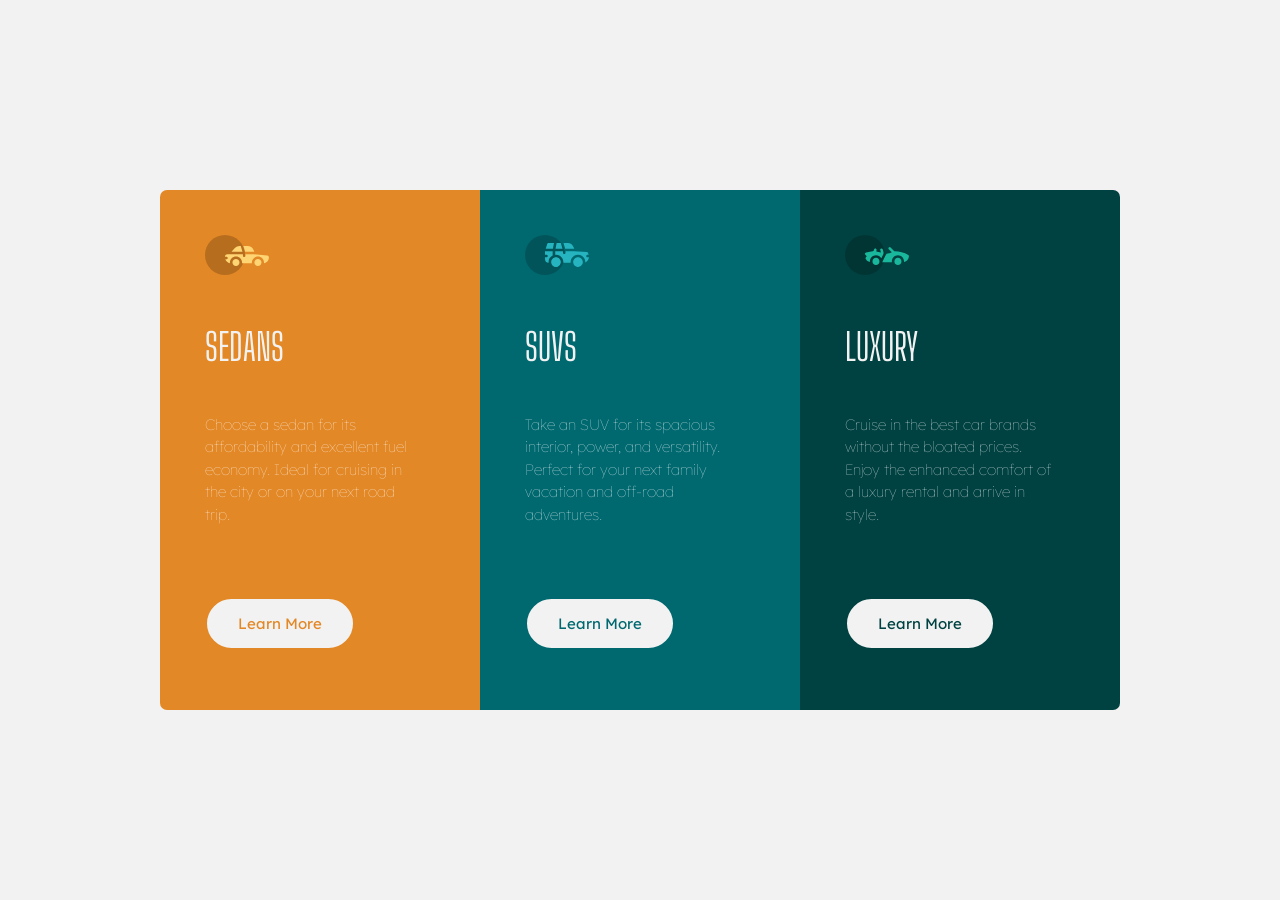
<file: 3-column-preview-card-component-main/index.html>
<!DOCTYPE html>
<html lang="en">
  <head>
    <meta charset="UTF-8" />
    <meta name="viewport" content="width=device-width, initial-scale=1.0" />
    <!-- displays site properly based on user's device -->

    <link
      rel="icon"
      type="image/png"
      sizes="32x32"
      href="./images/favicon-32x32.png"
    />
    <link rel="preconnect" href="https://fonts.gstatic.com" />
    <link
      href="https://fonts.googleapis.com/css2?family=Big+Shoulders+Display:wght@700&family=Lexend+Deca&display=swap"
      rel="stylesheet"
    />
    <link rel="stylesheet" href="css/style.css" />

    <title>Frontend Mentor | 3-column preview card component</title>
  </head>
  <body>
    <div class="container">
      <div class="card card--sedans">
        <div class="card__icon">
          <img src="images/icon-sedans.svg" alt="Sedan car icon" />
        </div>
        <div class="card__heading">Sedans</div>
        <div class="card__content">
          Choose a sedan for its affordability and excellent fuel economy. Ideal
          for cruising in the city or on your next road trip.
        </div>
        <div class="card__action">
          <button>Learn More</button>
        </div>
      </div>
      <div class="card card--suvs">
        <div class="card__icon">
          <img src="images/icon-suvs.svg" alt="SUV card icon" />
        </div>
        <div class="card__heading">SUVs</div>
        <div class="card__content">
          Take an SUV for its spacious interior, power, and versatility. Perfect
          for your next family vacation and off-road adventures.
        </div>
        <div class="card__action">
          <button>Learn More</button>
        </div>
      </div>
      <div class="card card--luxury">
        <div class="card__icon">
          <img src="images/icon-luxury.svg" alt="luxury car icon" />
        </div>
        <div class="card__heading">Luxury</div>
        <div class="card__content">
          Cruise in the best car brands without the bloated prices. Enjoy the
          enhanced comfort of a luxury rental and arrive in style.
        </div>
        <div class="card__action">
          <button>Learn More</button>
        </div>
      </div>
    </div>
  </body>
</html>
</file>
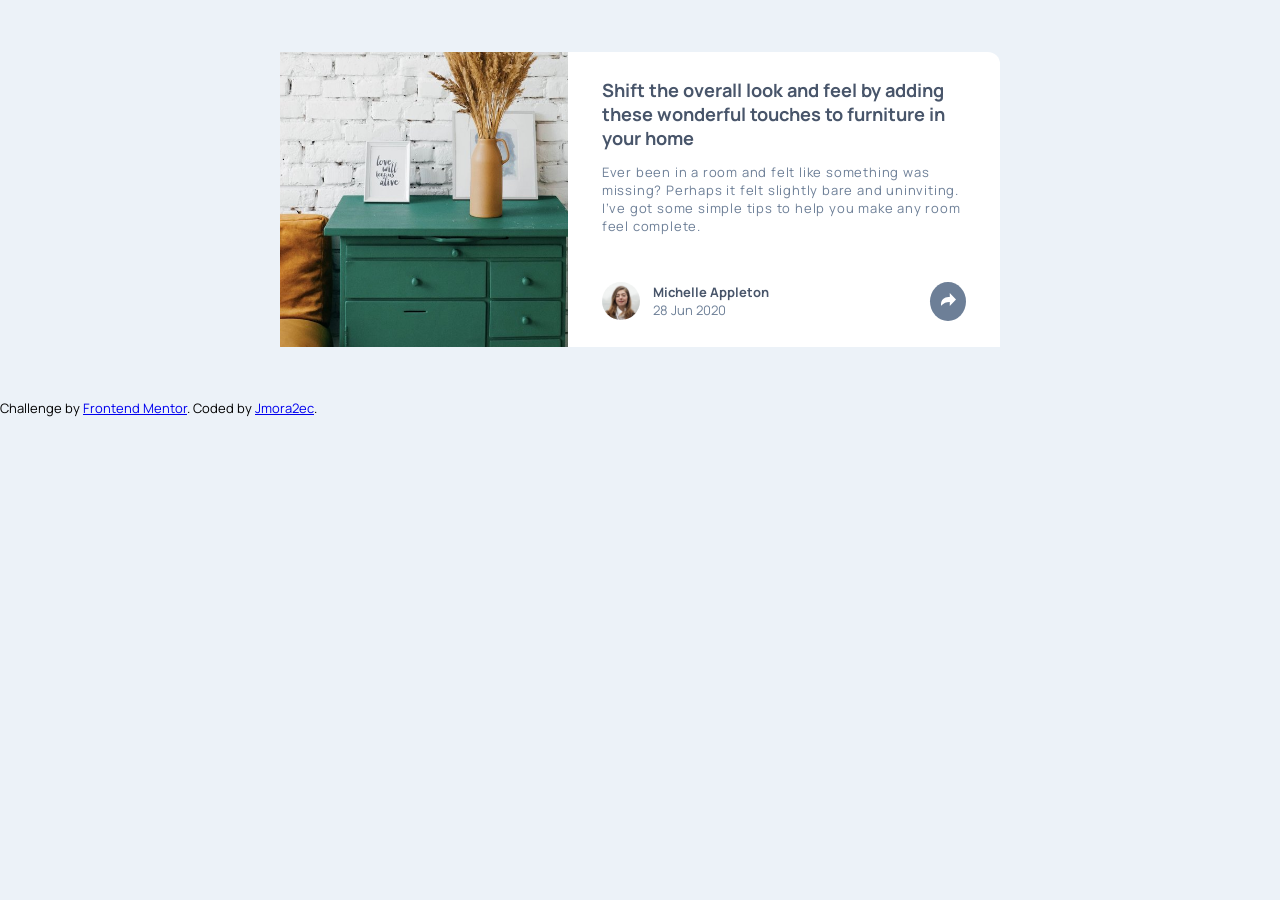
<file: article-preview-component-master/index.html>
<!DOCTYPE html>
<html lang="en">
  <head>
    <meta charset="UTF-8" />
    <meta name="viewport" content="width=device-width, initial-scale=1.0" />
    <!-- displays site properly based on user's device -->

    <link
      rel="icon"
      type="image/png"
      sizes="32x32"
      href="./images/favicon-32x32.png"
    />

    <title>Frontend Mentor | Article preview component</title>
    <link rel="stylesheet" href="style.css" />
  </head>
  <body>
    <div>
      <div class="card">
        <div class="card-image">
          <img src="images/drawers.jpg" alt="" />
        </div>
        <div class="card-content">
          <div class="card-heading">
            Shift the overall look and feel by adding these wonderful touches to
            furniture in your home
          </div>
          <div class="card-body">
            Ever been in a room and felt like something was missing? Perhaps it
            felt slightly bare and uninviting. I’ve got some simple tips to help
            you make any room feel complete.
          </div>
          <div class="card-footer" id="card-footer">
            <div class="footer-content" id="footer-content">
              <img src="images/avatar-michelle.jpg" alt="" />
              <div>
                <div>Michelle Appleton</div>
                <div>28 Jun 2020</div>
              </div>
            </div>

            <div class="tooltip-mobile" id="tooltip-mobile">
              <div class="text-spaced">SHARE</div>
              <ul>
                <li><img src="images/icon-facebook.svg" alt="" /></li>
                <li><img src="images/icon-twitter.svg" alt="" /></li>
                <li><img src="images/icon-pinterest.svg" alt="" /></li>
              </ul>
            </div>

            <div class="icon-share icon-dark" id="icon-share">
              <div class="tooltip-desktop" id="tooltip-desktop">
                <div class="text-spaced">SHARE</div>
                <ul>
                  <li><img src="images/icon-facebook.svg" alt="" /></li>
                  <li><img src="images/icon-twitter.svg" alt="" /></li>
                  <li><img src="images/icon-pinterest.svg" alt="" /></li>
                </ul>
              </div>
  
              <svg xmlns="http://www.w3.org/2000/svg" width="15" height="13">
                <path
                  fill="#6E8098"
                  d="M15 6.495L8.766.014V3.88H7.441C3.33 3.88 0 7.039 0 10.936v2.049l.589-.612C2.59 10.294 5.422 9.11 8.39 9.11h.375v3.867L15 6.495z"
                />
              </svg>
         
            </div>
          </div>
        </div>
      </div>
    </div>

    <script src="main.js"></script>
    <div class="attribution">
      Challenge by
      <a href="https://www.frontendmentor.io?ref=challenge" target="_blank"
        >Frontend Mentor</a
      >. Coded by <a href="#">Jmora2ec</a>.
    </div>
  </body>
</html>
</file>
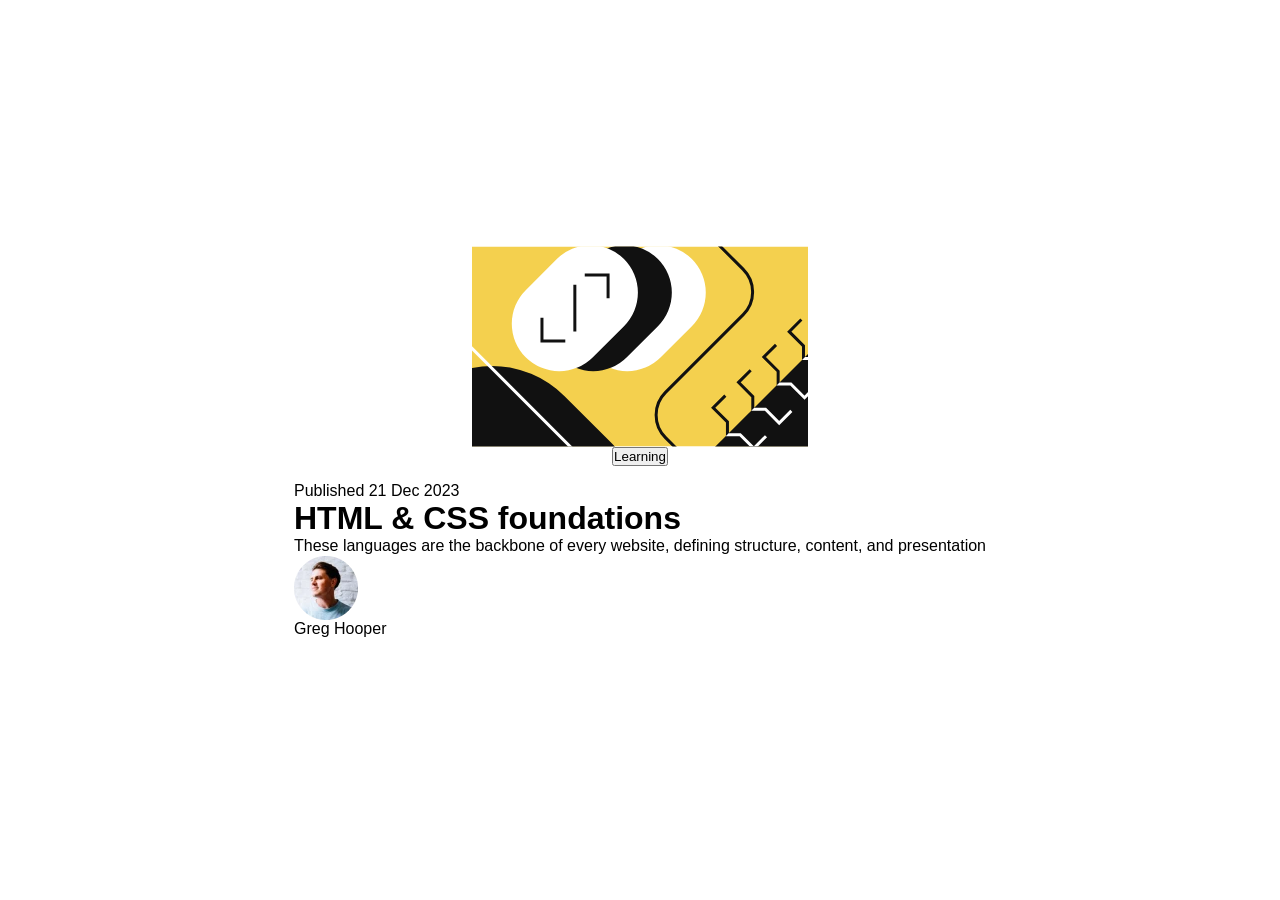
<file: blog-preview-card-main/index.html>
<!DOCTYPE html>
<html lang="en">
  <head>
    <meta charset="UTF-8" />
    <meta
      name="viewport"
      content="width=device-width, initial-scale=1.0"
    />
    <!-- displays site properly based on user's device -->

    <link
      rel="icon"
      type="image/png"
      sizes="32x32"
      href="./assets/images/favicon-32x32.png"
    />
    <link
      rel="stylesheet"
      href="style.css"
    />

    <title>Frontend Mentor | Blog preview card</title>
  </head>
  <body>
    <main>
      <div class="wrapped">
        <div class="card">
          <div class="card__image">
            <img
              src="./assets/images/illustration-article.svg"
              alt="illustration of html code"
            />
          </div>
          <div class="card__action">
            <button>Learning</button>
          </div>
          <div class="card__content">
            <p class="date">Published 21 Dec 2023</p>
            <h1>HTML & CSS foundations</h1>
            <p>
              These languages are the backbone of every website, defining
              structure, content, and presentation
            </p>
            <div class="publisher">
              <img
                src="./assets/images/image-avatar.webp"
                alt="avatar of Greg Hooper"
              />
              <p class="publisher__name">Greg Hooper</p>
            </div>
          </div>
        </div>
      </div>
    </main>
  </body>
</html>
</file>
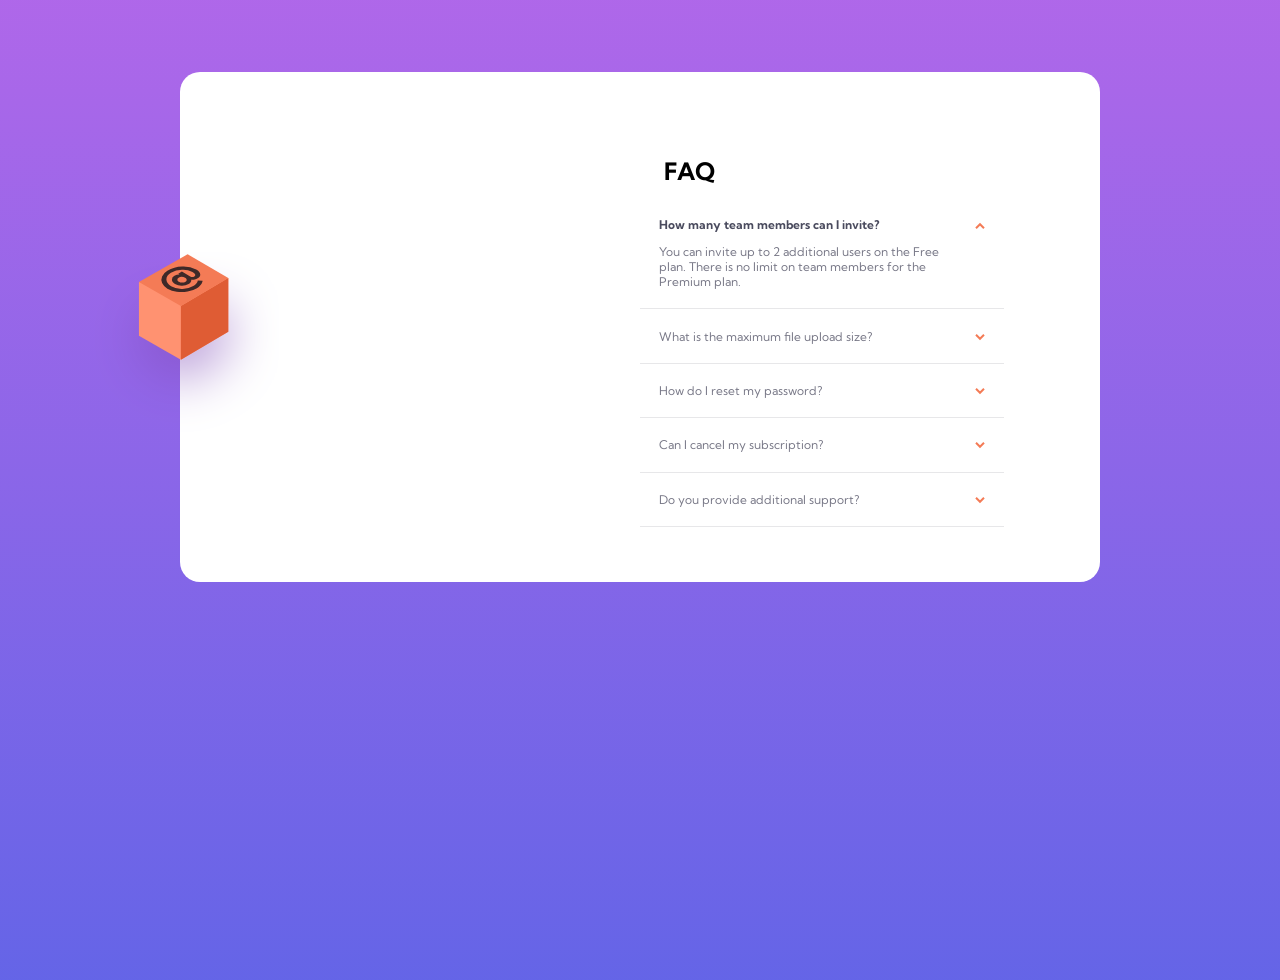
<file: faq-accordion-card-main/index.html>
<!DOCTYPE html>
<html lang="en">
  <head>
    <meta charset="UTF-8" />
    <meta name="viewport" content="width=device-width, initial-scale=1.0" />
    <!-- displays site properly based on user's device -->

    <link
      rel="icon"
      type="image/png"
      sizes="32x32"
      href="./images/favicon-32x32.png"
    />

    <title>Frontend Mentor | FAQ Accordion Card</title>
    <link rel="stylesheet" href="style.css" />

    <link rel="preconnect" href="https://fonts.googleapis.com" />
    <link rel="preconnect" href="https://fonts.gstatic.com" crossorigin />
    <link
      href="https://fonts.googleapis.com/css2?family=Kumbh+Sans:wght@400;700&display=swap"
      rel="stylesheet"
    />
  </head>
  <body>
    <main>
        <div class="card">
          <div class="card-image">
            <div class="top-image">
              <picture>
                <source
                  media="(max-width: 767px)"
                  srcset="images/illustration-woman-online-mobile.svg" />
                <source
                  media="(min-width: 768px)"
                  srcset="images/illustration-woman-online-desktop.svg" />
                <img
                  src="images/illustration-woman-online-mobile.svg"
                  alt="illustration women"
              /></picture>
            </div>
            <div class="top-image-shadow">
              <picture>
                <source
                  media="(max-width: 767px)"
                  srcset="images/bg-pattern-mobile.svg"
                />
                <source
                  media="(min-width:768px)"
                  srcset="images/bg-pattern-desktop.svg"
                />
                <img src="images/bg-pattern-mobile.svg" alt="illustration shadow" />
              </picture>
            </div>
          </div>
          <div class="box-image">
            <img src="images/illustration-box-desktop.svg" alt="" />
          </div>
          <div class="card-content">
            <h1 class="card-heading">FAQ</h1>
            <div class="collapsible collapsible-expanded">
              <div class="collapsible-head flex">
                How many team members can I invite?
                <span class="collapsible-icon"
                  ><img src="images/icon-arrow-down.svg" alt=""
                /></span>
              </div>
              <div class="collapsible-content flex">
                You can invite up to 2 additional users on the Free plan. There is
                no limit on team members for the Premium plan.
              </div>
            </div>
            <div class="collapsible">
              <div class="collapsible-head flex">
                What is the maximum file upload size?
                <span class="collapsible-icon"
                  ><img src="images/icon-arrow-down.svg" alt=""
                /></span>
              </div>
              <div class="collapsible-content">
                No more than 2GB. All files in your account must fit your allotted
                storage space.
              </div>
            </div>
            <div class="collapsible">
              <div class="collapsible-head flex">
                How do I reset my password?
                <span class="collapsible-icon"
                  ><img src="images/icon-arrow-down.svg" alt=""
                /></span>
              </div>
              <div class="collapsible-content">
                Click “Forgot password” from the login page or “Change password”
                from your profile page. A reset link will be emailed to you.
              </div>
            </div>
            <div class="collapsible">
              <div class="collapsible-head flex">
                Can I cancel my subscription?
                <span class="collapsible-icon"
                  ><img src="images/icon-arrow-down.svg" alt=""
                /></span>
              </div>
              <div class="collapsible-content">
                Yes! Send us a message and we’ll process your request no questions
                asked.
              </div>
            </div>
            <div class="collapsible">
              <div class="collapsible-head flex">
                Do you provide additional support?
                <span class="collapsible-icon"
                  ><img src="images/icon-arrow-down.svg" alt=""
                /></span>
              </div>
              <div class="collapsible-content">
                Chat and email support is available 24/7. Phone lines are open
                during normal business hours.
              </div>
            </div>
          </div>
        </div>
    </main>

    <script src="main.js"></script>
  </body>
</html>
</file>
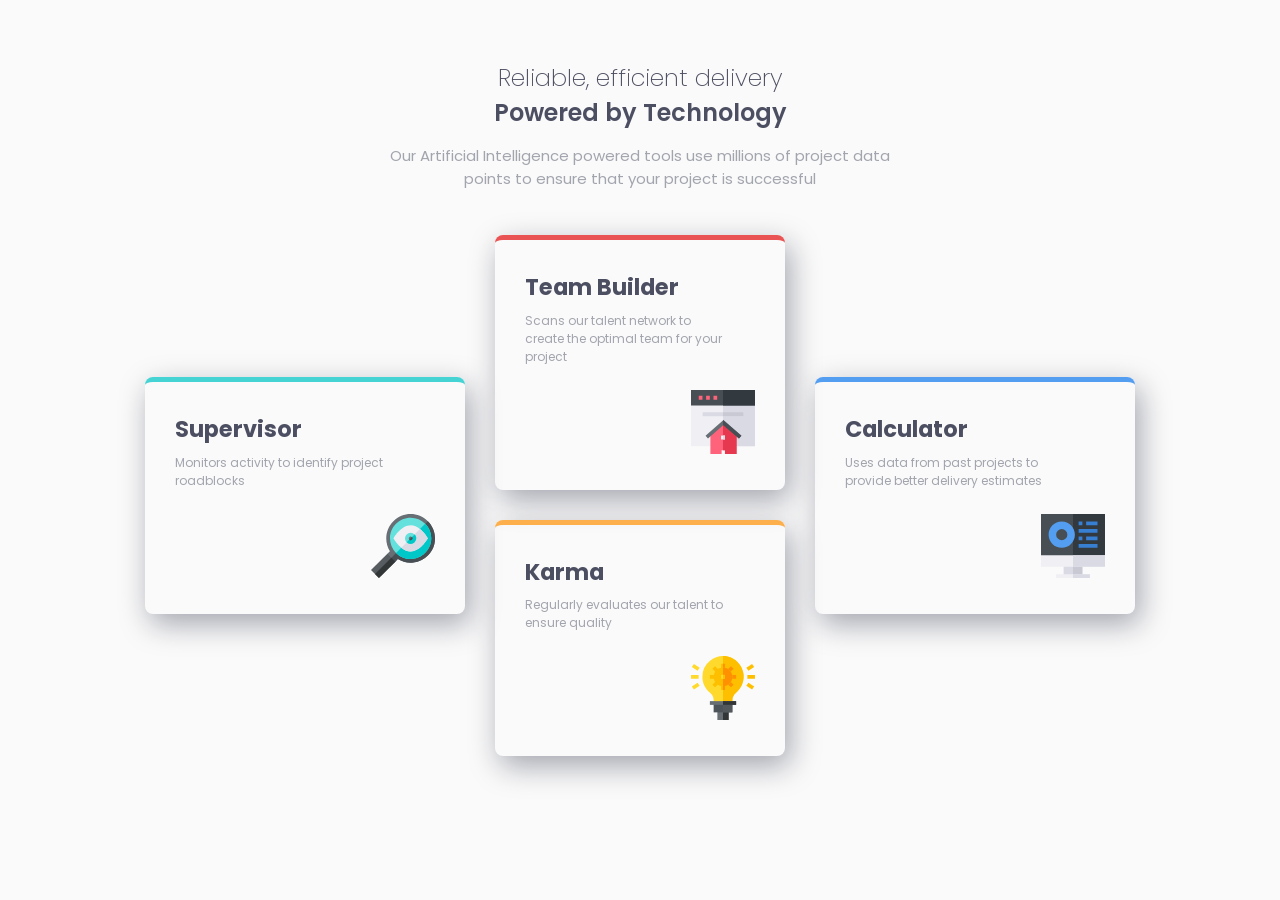
<file: four-card-feature-section-master/index.html>
<!DOCTYPE html>
<html lang="en">
  <head>
    <meta charset="UTF-8" />
    <meta name="viewport" content="width=device-width, initial-scale=1.0" />
    <!-- displays site properly based on user's device -->

    <link
      rel="icon"
      type="image/png"
      sizes="32x32"
      href="./images/favicon-32x32.png"
    />

    <title>Frontend Mentor | Four card feature section</title>
    <link rel="preconnect" href="https://fonts.googleapis.com" />
    <link rel="preconnect" href="https://fonts.gstatic.com" crossorigin />
    <link
      href="https://fonts.googleapis.com/css2?family=Poppins:wght@200;400;600&display=swap"
      rel="stylesheet"
    />
    <link rel="stylesheet" href="style.css" />
  </head>
  <body>
    <div class="container head">
      <h1>Reliable, efficient delivery</h1>
      <p class="sub-heading">Powered by Technology</p>
      <p class="text">
        Our Artificial Intelligence powered tools use millions of project data
        <br />
        points to ensure that your project is successful
      </p>
    </div>

    <div class="container cards">
      <div class="card border-top-cyan">
        <div class="card__heading"><h2>Supervisor</h2></div>
        <div class="card__content">
          Monitors activity to identify project roadblocks
        </div>
        <div class="card__img">
          <img src="images/icon-supervisor.svg" alt="" />
        </div>
      </div>

      <div class="group-cards">
        <div class="card border-top-red">
          <div class="card__heading"><h2>Team Builder</h2></div>
          <div class="card__content">
            Scans our talent network to create the optimal team for your project
          </div>
          <div class="card__img">
            <img src="images/icon-team-builder.svg" alt="" />
          </div>
        </div>
        <div class="card border-top-orange">
          <div class="card__heading"><h2>Karma</h2></div>
          <div class="card__content">
            Regularly evaluates our talent to ensure quality
          </div>
          <div class="card__img">
            <img src="images/icon-karma.svg" alt="" />
          </div>
        </div>
      </div>

      <div class="card border-top-blue">
        <div class="card__heading"><h2>Calculator</h2></div>
        <div class="card__content">
          Uses data from past projects to provide better delivery estimates
        </div>
        <div class="card__img">
          <img src="images/icon-calculator.svg" alt="" />
        </div>
      </div>
    </div>

    <!-- <footer>
    <p class="attribution">
      Challenge by <a href="https://www.frontendmentor.io?ref=challenge" target="_blank">Frontend Mentor</a>. 
      Coded by <a href="#">Your Name Here</a>.
    </p>
  </footer> -->
  </body>
</html>
</file>
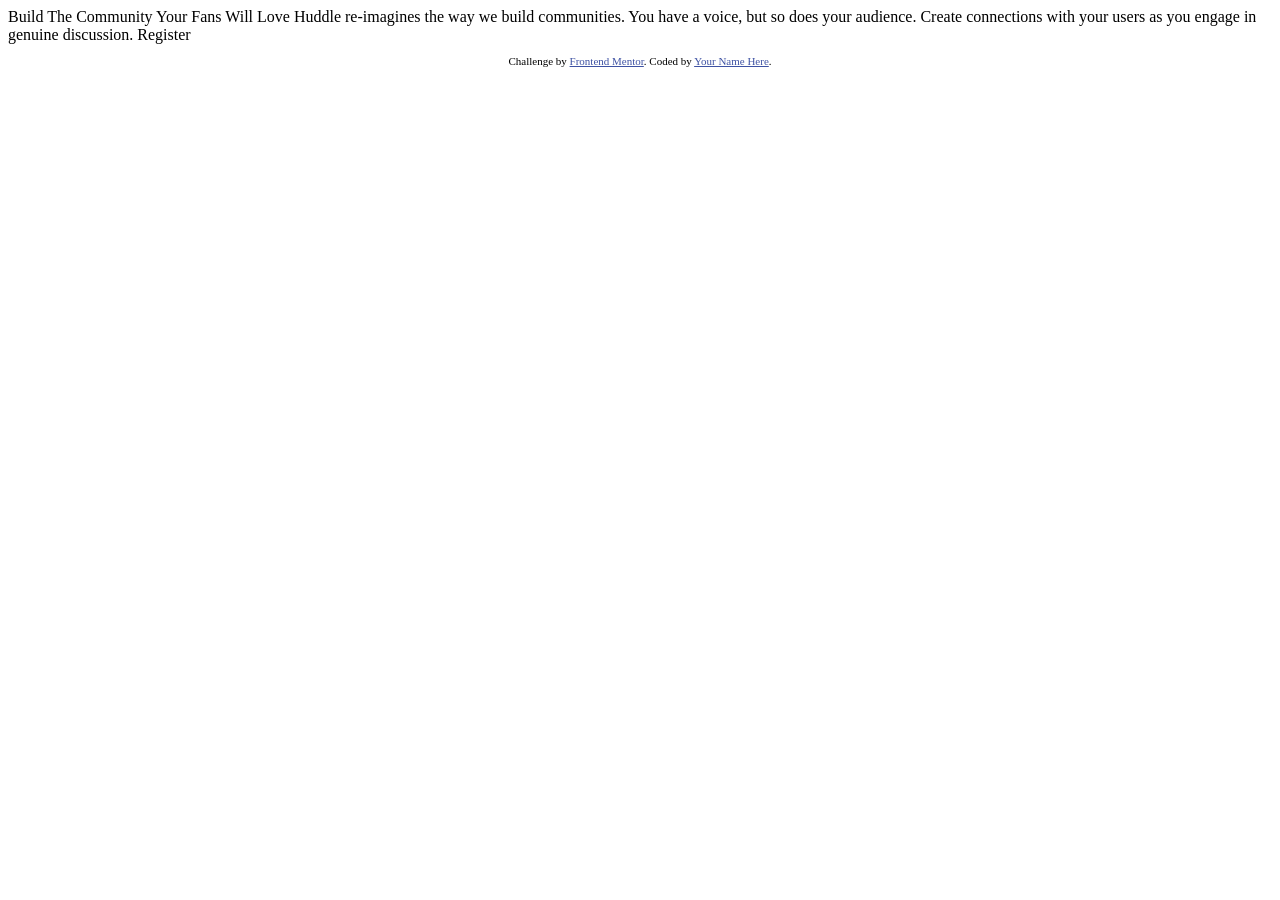
<file: huddle-landing-page-with-single-introductory-section-master/index.html>
<!DOCTYPE html>
<html lang="en">
<head>
  <meta charset="UTF-8">
  <meta name="viewport" content="width=device-width, initial-scale=1.0"> <!-- displays site properly based on user's device -->

  <link rel="icon" type="image/png" sizes="32x32" href="./images/favicon-32x32.png">
  
  <title>Frontend Mentor | Huddle landing page with single introductory section</title>

  <!-- Feel free to remove these styles or customise in your own stylesheet 👍 -->
  <style>
    .attribution { font-size: 11px; text-align: center; }
    .attribution a { color: hsl(228, 45%, 44%); }
  </style>
</head>
<body>

  Build The Community Your Fans Will Love

  Huddle re-imagines the way we build communities. You have a voice, but so does your audience. 
  Create connections with your users as you engage in genuine discussion. 

  Register

  <footer>
    <p class="attribution">
      Challenge by <a href="https://www.frontendmentor.io?ref=challenge" target="_blank">Frontend Mentor</a>. 
      Coded by <a href="#">Your Name Here</a>.
    </p>
  </footer>
</body>
</html>
</file>
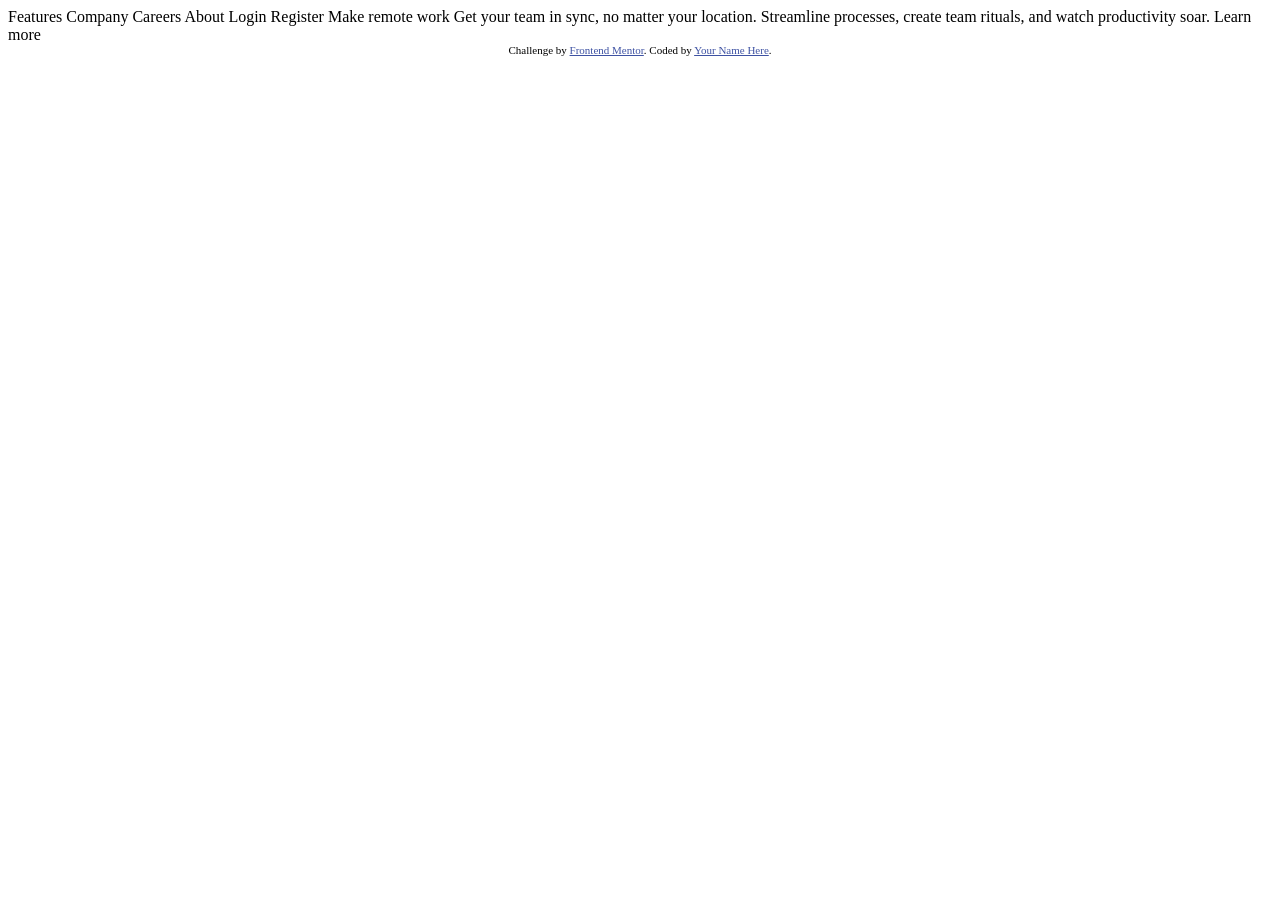
<file: intro-section-with-dropdown-navigation-main/index.html>
<!DOCTYPE html>
<html lang="en">
<head>
  <meta charset="UTF-8">
  <meta name="viewport" content="width=device-width, initial-scale=1.0"> <!-- displays site properly based on user's device -->

  <link rel="icon" type="image/png" sizes="32x32" href="./images/favicon-32x32.png">
  
  <title>Frontend Mentor | Intro section with dropdown navigation</title>

  <!-- Feel free to remove these styles or customise in your own stylesheet 👍 -->
  <style>
    .attribution { font-size: 11px; text-align: center; }
    .attribution a { color: hsl(228, 45%, 44%); }
  </style>
</head>
<body>

  Features
  Company
  Careers
  About

  Login
  Register

  Make remote work

  Get your team in sync, no matter your location. Streamline processes, 
  create team rituals, and watch productivity soar.

  Learn more
  
  <div class="attribution">
    Challenge by <a href="https://www.frontendmentor.io?ref=challenge" target="_blank">Frontend Mentor</a>. 
    Coded by <a href="#">Your Name Here</a>.
  </div>
</body>
</html>
</file>
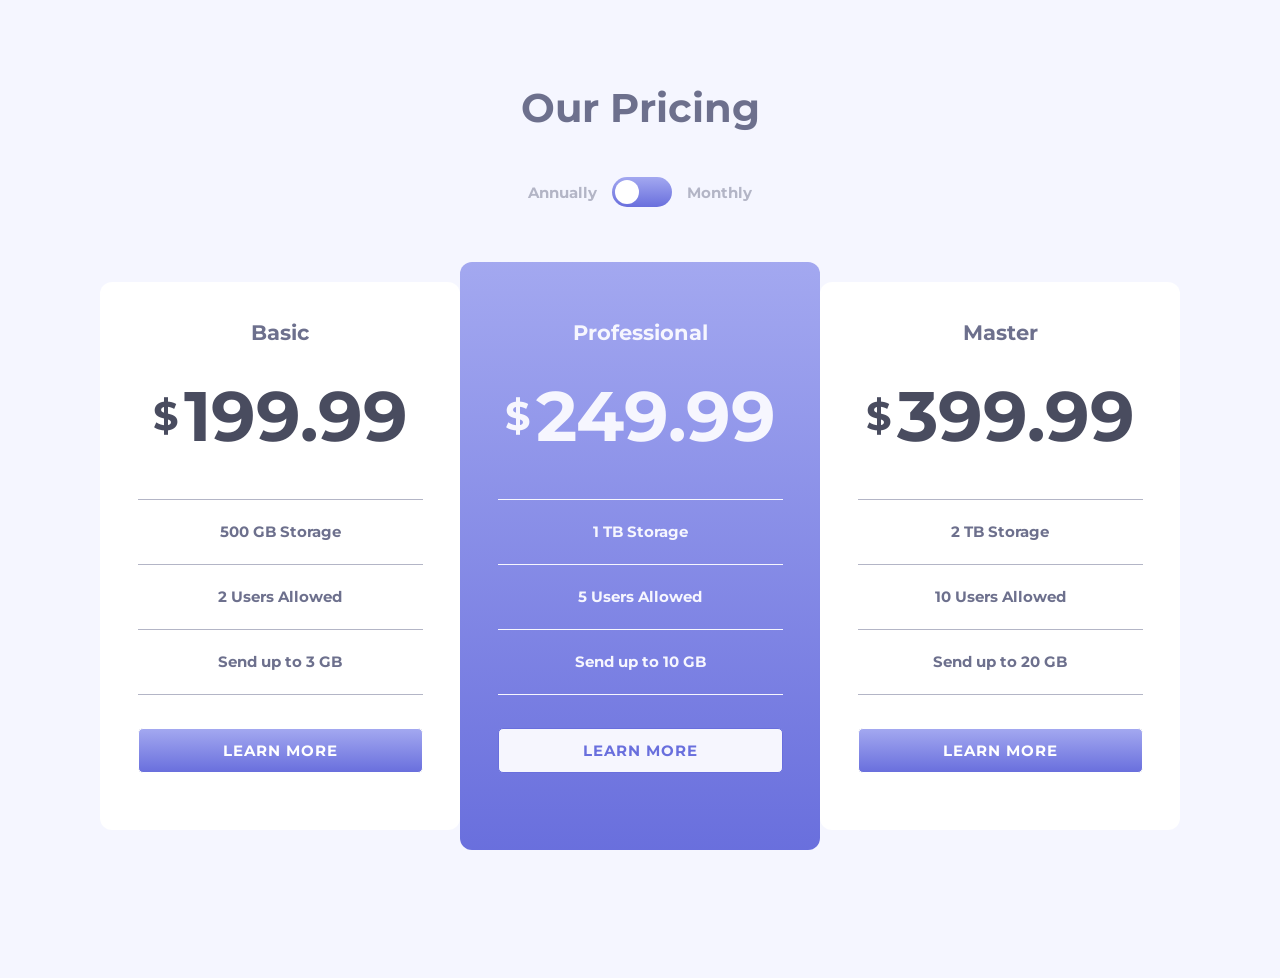
<file: pricing-component-with-toggle-master/index.html>
<!DOCTYPE html>
<html lang="en">
  <head>
    <meta charset="UTF-8" />
    <meta name="viewport" content="width=device-width, initial-scale=1.0" />
    <!-- displays site properly based on user's device -->

    <link
      rel="icon"
      type="image/png"
      sizes="32x32"
      href="./images/favicon-32x32.png"
    />

    <title>Frontend Mentor | [Challenge Name Here]</title>

    <link rel="preconnect" href="https://fonts.googleapis.com" />
    <link rel="preconnect" href="https://fonts.gstatic.com" crossorigin />
    <link
      href="https://fonts.googleapis.com/css2?family=Montserrat:wght@400;700&display=swap"
      rel="stylesheet"
    />
    <link rel="stylesheet" href="style.css" />
  </head>
  <body>
    <section>
      <!-- <img src="images/bg-top.svg" alt="" class="top-img" />
      <img src="images/bg-bottom.svg" alt="" class="bottom-img" /> -->
      <div class="container text-center">
        <div class="bill-selector">
          <h2>Our Pricing</h2>
          <div class="billing">
            Annually
            <label class="price-toggle">
              <input type="checkbox" id="price" name="price" /><span
                class="button-toggle"
              ></span>
            </label>
            Monthly
          </div>
        </div>
        <div class="plans">
          <div class="plan bg-light">
            <div class="plan__type">Basic</div>
            <div class="plan__price">
              <span class="monthly"
                ><span class="currency">&dollar;</span>19.99</span
              >
              <span class="annual active"
                ><span class="currency">&dollar;</span>199.99</span
              >
            </div>
            <div class="plan__features">
              <p>500 GB Storage</p>
              <p>2 Users Allowed</p>
              <p>Send up to 3 GB</p>
            </div>
            <a href="">Learn More</a>
          </div>
          <div class="plan bg-accent">
            <div class="plan__type">Professional</div>
            <div class="plan__price">
              <span class="monthly"
                ><span class="currency">&dollar;</span>24.99</span
              ><span class="annual active"
                ><span class="currency"> &dollar;</span>249.99</span
              >
            </div>
            <div class="plan__features">
              <p>1 TB Storage</p>
              <p>5 Users Allowed</p>
              <p>Send up to 10 GB</p>
            </div>
            <a href="">Learn More</a>
          </div>
          <div class="plan bg-light">
            <div class="plan__type">Master</div>
            <div class="plan__price">
              <span class="monthly"
                ><span class="currency">&dollar;</span>39.99</span
              ><span class="annual active"
                ><span class="currency"> &dollar;</span>399.99</span
              >
            </div>
            <div class="plan__features">
              <p>2 TB Storage</p>
              <p>10 Users Allowed</p>
              <p>Send up to 20 GB</p>
            </div>
            <a href=""> Learn More</a>
          </div>
        </div>
      </div>
    </section>

    <!-- <div class="attribution">
      Challenge by
      <a href="https://www.frontendmentor.io?ref=challenge" target="_blank"
        >Frontend Mentor</a
      >. Coded by <a href="#">Your Name Here</a>.
    </div> -->
    <script src="main.js"></script>
  </body>
</html>
</file>
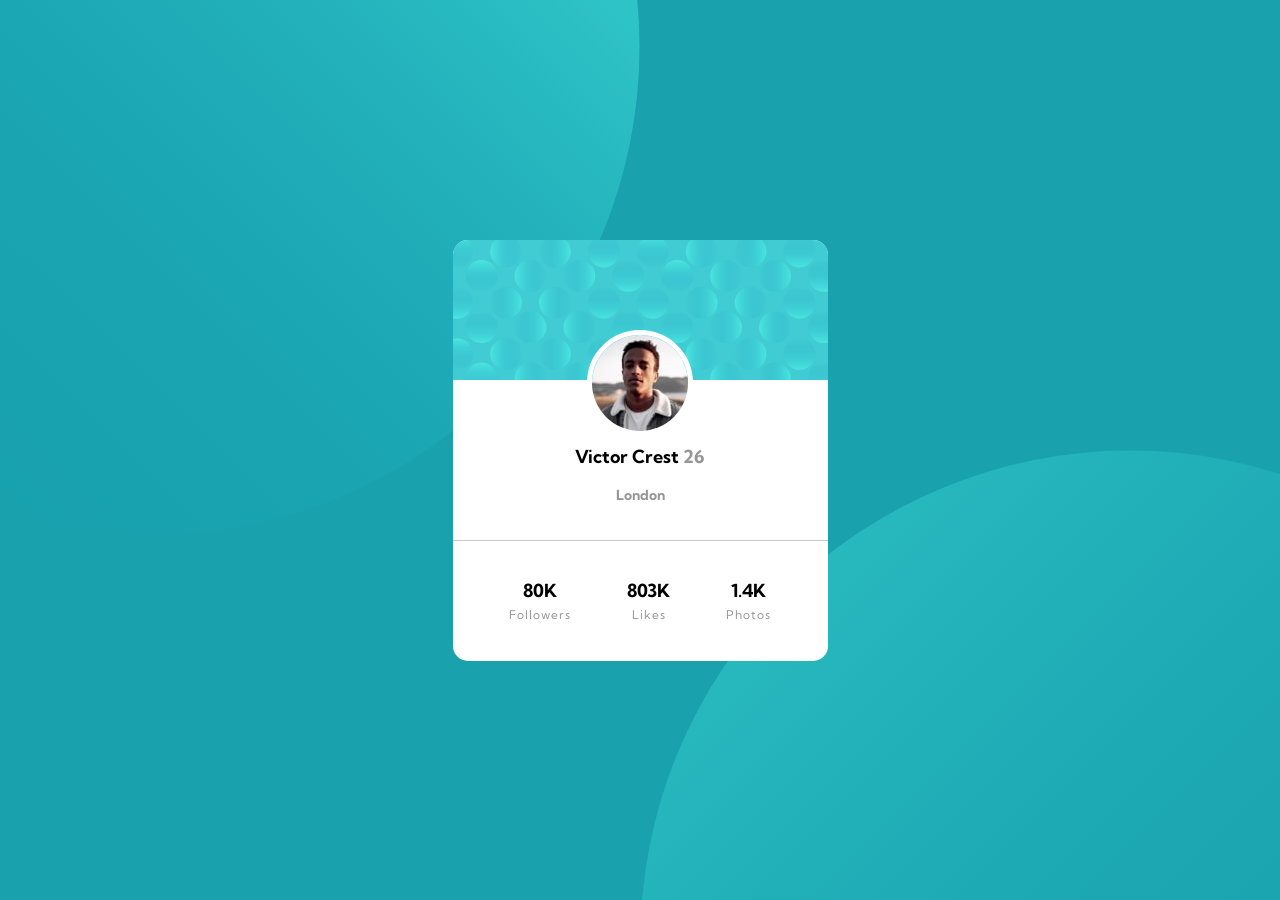
<file: profile-card-component/index.html>
<!DOCTYPE html>
<html lang="en">
  <head>
    <meta charset="UTF-8" />
    <meta name="viewport" content="width=device-width, initial-scale=1.0" />
    <!-- displays site properly based on user's device -->

    <link
      rel="icon"
      type="image/png"
      sizes="32x32"
      href="./images/favicon-32x32.png"
    />
    <link rel="preconnect" href="https://fonts.gstatic.com" />
    <link
      href="https://fonts.googleapis.com/css2?family=Kumbh+Sans:wght@400;700&display=swap"
      rel="stylesheet"
    />
    <link rel="stylesheet" href="css/style.css" />

    <title>Frontend Mentor | Profile card component</title>
  </head>
  <body>
    <div class="container">
      <div class="bg-top">
        <img src="images/bg-pattern-top.svg" alt="" />
      </div>
      <div class="bg-bottom">
        <img src="images/bg-pattern-bottom.svg" alt="" />
      </div>
      <div class="card">
        <div class="card-pattern"></div>
        <div class="image">
          <img src="images/image-victor.jpg" alt="" />
        </div>
        <div class="name">
          <p>Victor Crest <span class="text-gray">26</span></p>
          <div class="city font-small">London</div>
        </div>
        <div class="stats">
          <div class="stat">
            <div class="count">80K</div>
            <p class="text-gray font-small">Followers</p>
          </div>
          <div class="stat">
            <div class="count">803K</div>
            <p class="text-gray font-small">Likes</p>
          </div>
          <div class="stat">
            <div class="count">1.4K</div>
            <p class="text-gray font-small">Photos</p>
          </div>
        </div>
      </div>
    </div>
  </body>
</html>
</file>
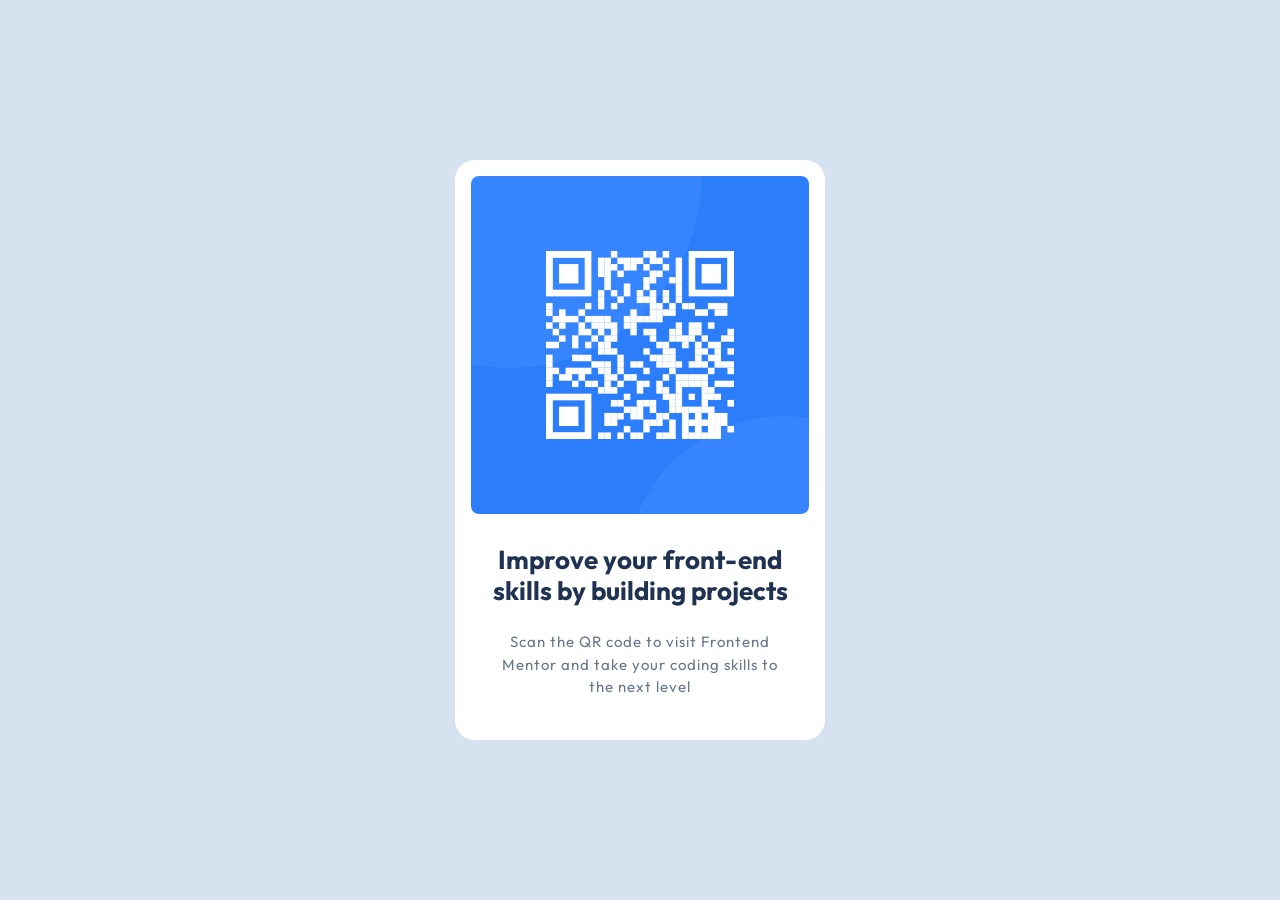
<file: qr-code-component-main/index.html>
<!DOCTYPE html>
<html lang="en">
  <head>
    <meta charset="UTF-8" />
    <meta
      name="viewport"
      content="width=device-width, initial-scale=1.0"
    />
    <!-- displays site properly based on user's device -->

    <link
      rel="icon"
      type="image/png"
      sizes="32x32"
      href="./images/favicon-32x32.png"
    />
    <link
      rel="stylesheet"
      href="style.css"
    />

    <title>Frontend Mentor | QR code component</title>
  </head>
  <body>
    <main>
      <div class="card">
        <img
          class="card__image"
          src="./images/image-qr-code.png"
          alt="QR code"
        />
        <div class="card__content">
          <h1 class="card__title">
            Improve your front-end skills by building projects
          </h1>
          <p class="card__text">
            Scan the QR code to visit Frontend Mentor and take your coding
            skills to the next level
          </p>
        </div>
      </div>
    </main>
  </body>
</html>
</file>
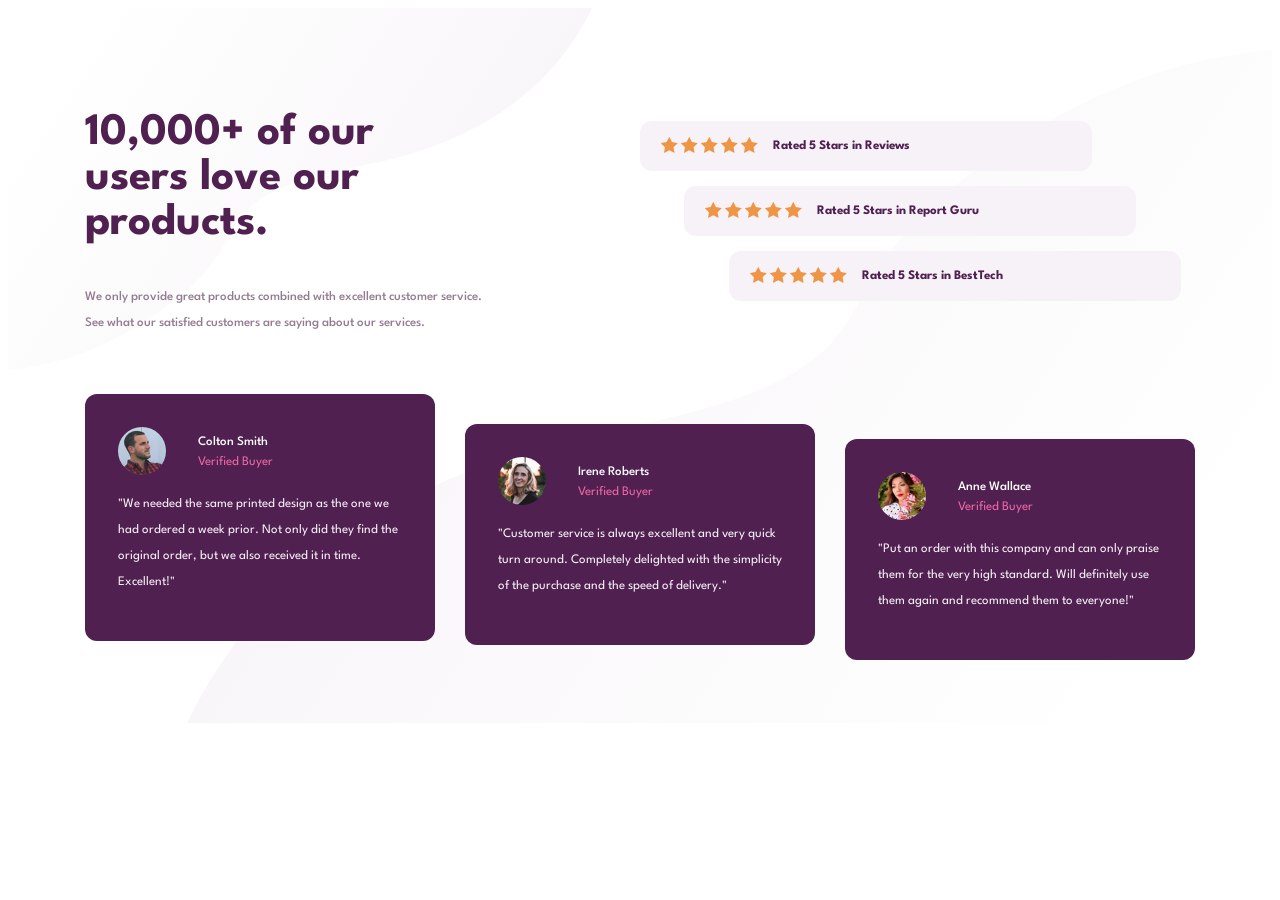
<file: social-proof-section-master/index.html>
<!DOCTYPE html>
<html lang="en">
  <head>
    <meta charset="UTF-8" />
    <meta name="viewport" content="width=device-width, initial-scale=1.0" />
    <!-- displays site properly based on user's device -->

    <link
      rel="icon"
      type="image/png"
      sizes="32x32"
      href="./images/favicon-32x32.png"
    />

    <link rel="preconnect" href="https://fonts.googleapis.com" />
    <link rel="preconnect" href="https://fonts.gstatic.com" crossorigin />
    <link
      href="https://fonts.googleapis.com/css2?family=Spartan:wght@400;500;700&display=swap"
      rel="stylesheet"
    />
    <title>Frontend Mentor | Social proof section</title>
    <link rel="stylesheet" href="style.css" />
  </head>
  <body>
    <section class="social-section">
      <div class="top-background">
        <picture>
            <source media="(max-width:767px)" srcset="images/bg-pattern-top-mobile.svg">
            <source media="(min-width:768px)" srcset="images/bg-pattern-top-desktop.svg">
            <img src="" alt="" />
        </picture>
      </div>
      <div class="bottom-background">
        <picture>
            <source media="(max-width:767px)" srcset="images/bg-pattern-bottom-mobile.svg">
            <source media="(min-width:768px)" srcset="images/bg-pattern-bottom-desktop.svg">
            <img src="" alt="" /></picture>
      </div>
      <div class="social-proof">
        <div class="container grid">
          <div class="heading">
            <h1>10,000+ of our users love our products.</h1>
            <p>We only provide great products combined with excellent customer
              service. See what our satisfied customers are saying about our services.</p>
          </div>
          <div class="rate-cards">
            <div class="rate-card">
              <div class="rate-stars">
                <span><img src="images/icon-star.svg" alt="star icon" /></span>
                <span><img src="images/icon-star.svg" alt="star icon" /></span>
                <span><img src="images/icon-star.svg" alt="star icon" /></span>
                <span><img src="images/icon-star.svg" alt="star icon" /></span>
                <span><img src="images/icon-star.svg" alt="star icon" /></span>
              </div>
              <p>Rated 5 Stars in Reviews</p>
            </div>
            <div class="rate-card">
              <div class="rate-stars">
                <span><img src="images/icon-star.svg" alt="star icon" /></span>
                <span><img src="images/icon-star.svg" alt="star icon" /></span>
                <span><img src="images/icon-star.svg" alt="star icon" /></span>
                <span><img src="images/icon-star.svg" alt="star icon" /></span>
                <span><img src="images/icon-star.svg" alt="star icon" /></span>
              </div>
              <p>Rated 5 Stars in Report Guru</p>
            </div>
            <div class="rate-card">
              <div class="rate-stars">
                <span><img src="images/icon-star.svg" alt="star icon" /></span>
                <span><img src="images/icon-star.svg" alt="star icon" /></span>
                <span><img src="images/icon-star.svg" alt="star icon" /></span>
                <span><img src="images/icon-star.svg" alt="star icon" /></span>
                <span><img src="images/icon-star.svg" alt="star icon" /></span>
              </div>
              <p>Rated 5 Stars in BestTech</p>
            </div>
          </div>
          <div class="review-cards">
            <div class="review-card">
              <div class="media flex">
                <div class="media-image">
                  <img src="images/image-colton.jpg" alt="" />
                </div>
                <div class="media-title">
                  <div class="reviewer">Colton Smith</div>
                  <div class="reviewer-type">Verified Buyer</div>
                </div>
              </div>
              <div class="content">
                <p>
                  "We needed the same printed design as the one we had ordered a
                  week prior. Not only did they find the original order, but we
                  also received it in time. Excellent!"
                </p>
              </div>
            </div>
            <div class="review-card">
              <div class="media flex">
                <div class="media-image">
                  <img src="images/image-irene.jpg" alt="client pic" />
                </div>
                <div class="media-title">
                  <div class="reviewer">Irene Roberts</div>
                  <div class="reviewer-type">Verified Buyer</div>
                </div>
              </div>
              <div class="content">
                <p>
                  "Customer service is always excellent and very quick turn
                  around. Completely delighted with the simplicity of the
                  purchase and the speed of delivery."
                </p>
              </div>
            </div>
            <div class="review-card">
              <div class="media flex">
                <div class="media-image">
                  <img src="images/image-anne.jpg" alt="client pic" />
                </div>
                <div class="media-title">
                  <div class="reviewer">Anne Wallace</div>
                  <div class="reviewer-type">Verified Buyer</div>
                </div>
              </div>
              <div class="content">
                <p>
                  "Put an order with this company and can only praise them for
                  the very high standard. Will definitely use them again and
                  recommend them to everyone!"
                </p>
              </div>
            </div>
          </div>
        </div>
      </div>
    </section>
  </body>
</html>
</file>
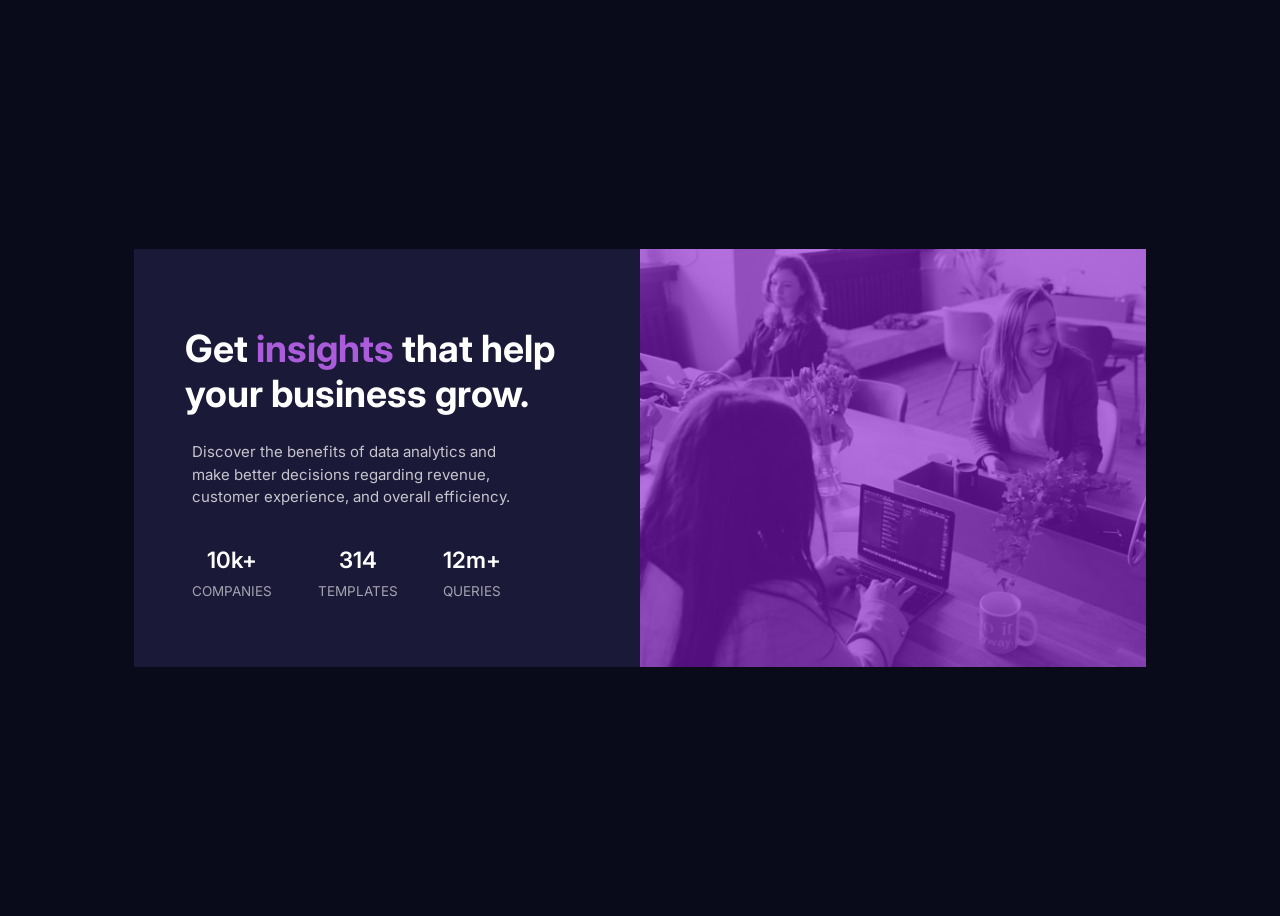
<file: stats-preview-card-component-main/index.html>
<!DOCTYPE html>
<html lang="en">
  <head>
    <meta charset="UTF-8" />
    <meta name="viewport" content="width=device-width, initial-scale=1.0" />
    <!-- displays site properly based on user's device -->

    <link
      rel="icon"
      type="image/png"
      sizes="32x32"
      href="./images/favicon-32x32.png"
    />
    <link rel="stylesheet" href="css/styles.css" />
    <link rel="preconnect" href="https://fonts.gstatic.com" />
    <link
      href="https://fonts.googleapis.com/css2?family=Inter:wght@400;700&family=Lexend+Deca&display=swap"
      rel="stylesheet"
    />
    <title>Frontend Mentor | Stats preview card component</title>
  </head>
  <body>
    <div class="card">
      <div class="image">
        <picture>
          <source
            media="(max-width: 767px)"
            srcset="images/image-header-mobile.jpg"
          />
          <source
            media="(min-width: 768px)"
            srcset="images/image-header-desktop.jpg"
          />
          <img src="images/image-header-desktop.jpg" alt="people in office" />
        </picture>
        <div class="screen"></div>
      </div>
      <div class="content">
        <div class="heading">
          <h1>Get <span>insights</span> that help <br />your business grow.</h1>
        </div>
        <p>
          Discover the benefits of data analytics and make better decisions
          regarding revenue, customer experience, and overall efficiency.
        </p>

        <div class="stats text-center flex">
          <div class="stat">
            10k+
            <p>COMPANIES</p>
          </div>
          <div class="stat">
            314
            <p>TEMPLATES</p>
          </div>
          <div class="stat">
            12m+
            <p>QUERIES</p>
          </div>
        </div>
      </div>
    </div>
  </body>
</html>
</file>
<file: 3-column-preview-card-component-main/css/style.css>
* {
  box-sizing: border-box;
  margin: 0;
  padding: 0;
  font-family: "Lexend Deca", -apple-system, BlinkMacSystemFont, "Segoe UI",
    Roboto, Oxygen, Ubuntu, Cantarell, "Open Sans", "Helvetica Neue", sans-serif;
  font-size: 15px;
}

body {
  display: flex;
  place-content: center;
  background-color: hsl(0, 0%, 95%);
}

.container {
  display: flex;
  flex-direction: column;
  border-radius: 7px;
  overflow: hidden;
  margin: 4rem 1rem;
}

.card {
  display: flex;
  flex-direction: column;
  padding: 3rem 3rem 4rem 3rem;
  max-width: 350px;
  max-height: 600px;
  gap: 1.5rem;
  justify-content: space-between;
}

.card--sedans {
  background-color: hsl(31, 77%, 52%);
}

.card--suvs {
  background-color: hsl(184, 100%, 22%);
}

.card--luxury {
  background-color: hsl(179, 100%, 13%);
}

.card__heading {
  text-transform: uppercase;
  color: hsl(0, 0%, 95%);
  font-size: 2.5rem;
  font-family: "Big Shoulders Display", cursive;
}
.card__content {
  color: hsla(0, 0%, 100%, 0.75);
  font-weight: lighter;
  line-height: 1.5;
  width: 90%;
  padding-bottom: 2vw;
}

.card__action button {
  background-color: hsl(0, 0%, 95%);
  border-radius: 50px;
  padding: 1rem 1rem;
  border: none;
  width: 150px;
  cursor: pointer;
}



.card--sedans .card__action button {
  color: hsl(31, 77%, 52%);
  border:2px solid hsl(31, 77%, 52%);
}

.card--suvs .card__action button {
  color: hsl(184, 100%, 22%);
  border:2px solid hsl(184, 100%, 22%);
}

.card--luxury .card__action button {
  color: hsl(179, 100%, 13%);
  border:2px solid hsl(179, 100%, 13%);
}

.card--sedans .card__action button:hover,
.card--suvs .card__action button:hover,
.card--luxury .card__action button:hover
{
    color: hsla(0, 0%, 100%, 0.75);
    border:2px solid hsla(0, 0%, 100%, 0.75);
}

.card--sedans .card__action button:hover{
    background-color: hsl(31, 77%, 52%);
}
.card--suvs .card__action button:hover{

    background-color: hsl(184, 100%, 22%);
}

.card--luxury .card__action button:hover{
    background-color: hsl(179, 100%, 13%);
}

@media screen and (min-width: 768px) {
  body {
    height: 100vh;
  }

  .container {
    flex-direction: row;
    align-items: flex-start;
    margin: auto;
  }
  .card {
    height: 520px;
    max-width: 320px;
  }
}

@media screen and(min-width:1024) {
  .card {
    padding: 4rem 4rem 4rem 4rem;
  }
}
</file>
<file: article-preview-component-master/style.css>
@import url("https://fonts.googleapis.com/css2?family=Manrope:wght@500;700&display=swap");

*,
*::before,
*::after {
  box-sizing: border-box;
  margin: 0;
}

html {
  font-family: "Manrope", sans-serif;
  font-size: 13px;
}

body {
  background-color: hsl(210, 46%, 95%);
}

.card {
  background-color: #fff;
  border-radius: 12px;
  overflow: hidden;
  width: 95%;
  max-width: 375px;
  margin: 4rem auto;
}

.flex {
  display: flex;
}

.gap-1 {
  gap: 1rem;
}

.card-image img {
  width: 100%;
}

.card-heading {
  font-weight: 700;
  font-size: 1.4rem;
  color: hsl(217, 19%, 35%);
  padding: 2rem 2.6rem 0;
}

.card-body {
  padding: 1rem 0;
  color: hsl(214, 17%, 51%);
  letter-spacing: 0.8px;
  padding: 1rem 2.6rem 0;
}

.card-footer {
  margin-top: 1.6rem;
  display: flex;
  align-items: center;
  gap: 1rem;
  justify-content: space-between;
  padding: 2rem 2.6rem;
}

.card-footer-hide{
  background-color: hsl(217, 19%, 35%);
  padding: 2rem 0;
}


.footer-content {
  display: flex;
  align-items: center;
  gap: 1rem;
}

.footer-content img {
  width: 38px;
  border-radius: 50%;
}

.footer-content :nth-child(1) {
  color: hsl(217, 19%, 35%);
  font-weight: 700;
}

.card-content :nth-child(2) {
  color: hsl(214, 17%, 51%);
}

.icon-share {
  border-radius: 50%;
  padding: 0.8rem;
  cursor: pointer;
}

.icon-dark {
  background-color: hsl(210, 46%, 95%);
}

.icon-light {
  background-color: hsl(214, 17%, 51%);
}

.icon-share img {
  width: 20px;
}

.tooltip-mobile {
  color: hsl(212, 23%, 69%);
  background-color: hsl(217, 19%, 35%);
  justify-content: space-between;
  align-items: center;
  padding-left: 2.6rem;
  gap: 1rem;
  display: none;
}

.tooltip-mobile-show{
  display: flex;
}




.icon-share-tooltip {
  margin-right: 2.6rem;
}

.icon-share-tooltip path {
  fill: white;
}

.icon-share-tooltip.icon-share {
  background-color: hsl(214, 17%, 51%);
}


ul {
  list-style: none;
  padding: 0;
}

li {
  display: inline-block;
  margin-left: 1rem;
  padding: 0 0;
}

.text-spaced {
  letter-spacing: 5px;
}

.hidden {
  display: none;
}

.tooltip-desktop {
  display: none;
  background-color: hsl(217, 19%, 35%);
  position: absolute;
  z-index: 1;
  bottom: 140%;
  width: 220px;
  left: -100px;
  height: 50px;
  border-radius: 8px;
  color: hsl(212, 23%, 69%);
  align-items: center;
  justify-content: space-around;
  padding: 1rem;
  gap: 1rem;
}

@media screen and (min-width: 800px) {
  .card {
    display: flex;
    max-width: 720px;
    align-content: center;
    overflow: visible;
  }

  .card-image {
    width: 40%;
    overflow: hidden;
  }
  .card-image img {
    height: 100%;
    width: 120%;
  }

  .card-content {
    width: 60%;
  }

  .card-footer{
    background-color: white;
   padding: 2rem 2.6rem;

  }

  .icon-share {
    position: relative;
    background-color: hsl(214, 17%, 51%);
  }
  .icon-share path {
    fill: white;
  }

  .tooltip-mobile{
    display: none;
  }

  .footer-content{
    display: flex;
  }

  .tooltip-desktop-show {
    display: flex;
  }
}
</file>
<file: blog-preview-card-main/style.css>
/* CSS Reset */
* {
  margin: 0;
  padding: 0;
  box-sizing: border-box;
}

html,
body {
  height: 100%;
  font-family: Arial, sans-serif; /* Replace with your preferred font */
}

img {
  max-width: 100%;
  display: block;
}

main {
  display: flex;
  flex-direction: column;
  justify-content: center;
  align-items: center;
  height: 100vh; /* Full viewport height */
}

.wrapped {
  display: flex;
  flex-direction: column;
  justify-content: center;
  align-items: center;
  height: 100vh; /* Full viewport height */
}

.card {
  display: flex;
  flex-direction: column;
  align-items: center;
}

.card__content {
  padding: 1rem;
}
</file>
<file: faq-accordion-card-main/style.css>
html {
  font-family: "Kumbh Sans", sans-serif, BlinkMacSystemFont, "Segoe UI", Roboto,
    Oxygen, Ubuntu, Cantarell, "Open Sans", "Helvetica Neue", sans-serif;
  font-size: 12px;
}

body{
    background:linear-gradient(hsl(273, 75%, 66%),hsl(240, 73%, 65%));
    background-repeat: no-repeat;
    height: 100vh;
    
}

.flex {
    display: flex;
    justify-content: space-between;
}



.card{
    margin:12rem auto;
    background-color:#fff;
    border-radius: 20px;
    padding: 4rem 1rem;
    max-width: 300px;
    position: relative;
}



.top-image{
    position: absolute;
    top:-108px;
    left:17px;

}
.top-image-shadow{
    position:absolute;
    top:0;
    left:45px;
}

.text-center{
    text-align: center;
}

.card-heading{
    margin-top:7rem;
    margin-bottom: 1rem;
    text-align: center;
    
}
.collapsible {
    padding: 1.6rem;
    border-bottom: 1px solid hsl(240, 5%, 91%);
}

.collapsible-head {
  color: hsl(240, 6%, 50%);
  font-weight: 400;
}

.collapsible-icon {
  cursor: pointer;
}
.collapsible-icon img{
    transform: rotate(0);
}

.collapsible-head:hover {
  color:#F47B56;
  font-weight: 400;
  cursor: pointer;
}

.collapsible-content {
  color: hsl(240, 6%, 50%);
  display: none;
  max-width: 90%;
  padding-top: 1rem;

}

.collapsible-expanded .collapsible-head{
    color: hsl(237, 12%, 33%);
    font-weight: 700;
}

.collapsible-expanded .collapsible-content{
    display: block;
}

.collapsible-expanded .collapsible-icon img{
    transform: rotate(180deg);
}

.box-image{
    display: none;
}

@media screen and (min-width:768px) {

    .card{
        display: grid;
        grid-template-columns: 1fr 1fr;
        max-width: 920px;
        margin: 6rem auto;
        padding:0;
        max-height: 510px;
        top:5%;
        
    }

    .card-image{
        position: relative;
        overflow:hidden;
    
    }

    .card-content{
        padding: 6rem 8rem 6rem 0;
    }

    .card-heading{
        margin: 0;
        padding: 1rem 2rem ;
        text-align: left;
    }
    
    .top-image{
        top:50px;
        left:-80px;
        z-index: 2;
    }
    .top-image-shadow{
        left:-600px;
        top:-300px;
    }

    .box-image{
        display: block;
        position:absolute;
        top:180px;
        z-index:3;
        left:-92px;
      
    }

    
}
</file>
<file: four-card-feature-section-master/style.css>
*,*::before, *::after{
    box-sizing: border-box;
}
    


html{
    font-size: 15px;
    font-family: "Poppins",sans-serif;
}

body{
    margin:0;
    background-color: hsl(0, 0%, 98%);
}


h1, h2{
    margin:0;
}
.container{
    max-width: 320px;
    margin:0 auto;
}

.head{
    text-align: center;
}
.head h1{
    color:hsl(234, 12%, 34%);
    font-weight: 200;
    font-size: 1.6rem;
    margin-top: 4rem;
}

.head .sub-heading{
    color:hsl(234, 12%, 34%);
    font-weight: 600;
    font-size: 1.6rem;
    margin:0;
}

.head .text{
    color:  hsl(229, 6%, 66%);
    line-height: 1.5;
}

.card{
   
    max-width: 320px;
    border-radius: 8px;
    box-shadow: 5px 10px 30px  hsl(229, 6%, 66%);
    padding:2em;
    margin:4rem auto 1rem;

}

.border-top-cyan{
    border-top: 5px solid  hsl(180, 62%, 55%);
}

.border-top-red{
    border-top: 5px solid hsl(0, 78%, 62%);
}

.border-top-orange{
    border-top:5px solid hsl(34, 97%, 64%);

}

.border-top-blue{
    border-top:5px solid hsl(212, 86%, 64%);

}

.card__heading{
    color:hsl(234, 12%, 34%);
    margin-bottom: 0.5rem;
}

.card__content{
    color: hsl(229, 6%, 66%);
    font-size: .8rem;
    margin-bottom: 2em;
    max-width: 90%;
}

.card__img{
    text-align: right;
}

.head br{
    display: none;
}

@media screen and (min-width: 800px){
    
    .head br{
        display: initial;
    }
    
    .container{
        max-width: 1440px;
    }

    .cards{
        display: flex;
        align-items: center;
        justify-content: center;
    }

    .group-cards{
        max-width: 320px;
    }

    .card {
        margin: 2rem 1rem;
    }

}
</file>
<file: pricing-component-with-toggle-master/style.css>
:root {
  --clr-primary-backround: linear-gradient(
    hsl(236, 72%, 79%),
    hsl(237, 63%, 64%)
  );
  --clr-primary: hsl(237, 63%, 64%);
  --clr-neutral-240: hsl(240, 78%, 98%);
  --clr-neutral-234: hsl(234, 14%, 74%);
  --clr-neutral-233: hsl(233, 13%, 49%);
  --clr-neutral-232: hsl(232, 13%, 33%);
  --clr-primary-236: hsl(236, 72%, 79%);
  --spacer: 1em;
}

*,
*::before,
*::after {
  box-sizing: border-box;
}

h1,
h2,
h3 {
  margin-block: 0;
}

p {
  margin: 0;
}

html {
  font-size: 62.5%;
  font-family: 'Montserrat', sans-serif;
}

a,
a:active,
a:visited,
a:link {
  text-decoration: none;
  color: inherit;
}

.container {
  max-width: 375px;
  margin-inline: auto;
}

body {
  font-size: 1.5rem;
  background-color: hsl(233, 100%, 98%);
}

section {
  position: relative;
  margin-inline: auto;
  padding-bottom: 14rem;
}

img {
  position: absolute;
}

.bg-light {
  --title: var(--clr-neutral-232);
  --fg: var(--clr-neutral-233);
  --bg: #fff;
  --border: var(--clr-neutral-234);
}

.bg-accent {
  --title: var(--clr-neutral-240);
  --fg: var(--clr-neutral-240);
  --bg: var(--clr-primary);
  --bg-background: var(--clr-primary-backround);
  --border: var(--clr-neutral-240);
}

.flow-content > * + * {
  margin-top: var(--flow-space, var(--spacer));
}

.top-img {
  top: -3%;
  right: -55%;
  width: 100%;
}

.bottom-img {
  bottom: 0;
  left: 0;
  width: 100%;
}

.text-center {
  text-align: center;
}

.bill-selector {
  padding-block: 4em;
}

.plans {
  margin-inline: auto;
  display: flex;
  flex-direction: column;
  gap: 2em;
  width: fit-content;
}

.plan {
  text-align: center;
  background-color: var(--bg);
  color: var(--fg);
  background-image: var(--bg-background);
  padding: 2.5em 2.5em;
  --spacer: 2em;

  min-width: 340px;
  margin-inline: auto;
  border-radius: 12px;
}

.plan__type {
  font-size: 1.4em;
  font-weight: 700;
}

.plan__price {
  font-size: 7rem;
  font-weight: 700;
  padding-block: 0.4em 0.1em;
  color: var(--title);
}

.plan__price .currency {
  font-size: 4rem;
  padding-right: 5px;
}

.plan__price > span {
  display: flex;
  justify-content: center;
  align-items: center;
  display: none;
}

.plan__price .active {
  display: flex;
}

.plan__features {
  padding-block: 2.2em;
}

.plan__features p {
  font-weight: 700;
  color: var(--fg);
  border-top: 1px solid var(--border);
  padding: 1.5em 0;
}

.plan__features p:last-of-type {
  border-bottom: 1px solid var(--border);
}

.plan a {
  display: block;
  text-decoration: none;
  border-radius: 5px;
  background-color: var(--fg);
  color: var(--bg);
  text-transform: uppercase;
  padding: 0.8em;
  font-weight: 700;
  letter-spacing: 1px;
  border: 1px solid var(--bg);
}

.bg-light a {
  background-image: var(--clr-primary-backround);
}

.bg-light a:hover {
  background-image: none;
  background-color: #fff;
  color: var(--fg);
  border: 1px solid var(--fg);
}

.bg-accent a:hover {
  background-color: var(--bg);
  color: var(--fg);
  border: 1px solid var(--fg);
}

.bill-selector {
  padding-block: 5em 5em;
  color: var(--clr-neutral-234);
  font-weight: 700;
}

.bill-selector h2 {
  font-size: 4rem;
  color: var(--clr-neutral-233);
}

.billing {
  display: flex;
  align-items: center;
  justify-content: center;
  padding-top: 3em;
}

.price-toggle {
  position: relative;
  display: flex;
  align-items: center;
  background-image: var(--clr-primary-backround);
  width: 4em;
  height: 2em;
  border-radius: 100vw;
  margin-inline: 1em;
}

.price-toggle:hover {
  background-image: none;
  background-color: var(--clr-primary-236);
}

.price-toggle input {
  position: absolute;
  opacity: 0;
  height: 0px;
  width: 0px;
  margin: 0;
  border-left-width: 0;
  border-right-width: 0;
}

.price-toggle input:focus ~ .button-toggle {
  border: 1px solid var(--clr-primary);
}

.button-toggle {
  display: inline-block;
  margin-left: 3px;
  width: 1.6em;
  height: 1.6em;
  border-radius: 50%;
  background-color: #fff;
}

.price-toggle input:checked ~ .button-toggle {
  margin-left: auto;
  margin-right: 3px;
}

@media screen and (min-width: 1024px) {
  .container {
    max-width: 1440px;
  }

  .plans {
    width: min-content;
    max-width: 80%;
    display: grid;
    grid-template-columns: repeat(3, 1fr);
    gap: 0;
    justify-content: center;
  }

  .plan {
    min-width: 360px;
  }

  .plan.bg-accent {
    height: calc(100% + 40px);
    padding-top: calc(2.5em + 20px);
    transform: translateY(-20px);
  }
}
</file>
<file: profile-card-component/css/style.css>
*{
    margin:0;
    padding: 0;
    font-size: 18px;
    
    font-family: 'Kumbh Sans',-apple-system, BlinkMacSystemFont, 'Segoe UI', Roboto, Oxygen, Ubuntu, Cantarell, 'Open Sans', 'Helvetica Neue', sans-serif;
}


body{
    background-color: hsl(185,75%,39%);

        
}

.container{
    height: 100vh;
    position: relative;
    display: flex;
    overflow: hidden;

}

.card{
    overflow: hidden;
    border-radius: 15px;
    width: 90%;
    max-width: 375px;
    margin:auto;
    background-color: #fff;
    z-index:10;
    

}

.card-pattern{
   background-image: url("../images/bg-pattern-card.svg");
   background-repeat: no-repeat; 
    background-size: cover;
   height: 140px;
}

.card .image{
    position: relative;


}

.image img{
    display: block;
    border-radius: 50%;
    margin: auto;
    position: absolute;
    top:-50px;
    left:0;
    right:0;
    border:5px solid #fff;


}

.name{
    display: flex;
    flex-direction: column;
    font-weight: 700;
    text-align: center;
    height: 160px;
    justify-content:flex-end;
}

.name p{
    padding-bottom: 1rem;
}

.city{
    color: hsl(0, 0%, 59%);
    text-align: center;
    padding-bottom: 2rem;

}

.stats{
    border-top:1px solid hsl(0, 0%, 79%);
    display: flex;
    justify-content: space-evenly;
    align-items: center;
    height: 120px;

}

.stat .count{
    font-weight: 700;
    text-align: center;
}
.stat p{
    padding-top: 0.3rem;
    letter-spacing: 1px;
    font-size: 12px;
    text-align: center;
}


.text-gray{
    color: hsl(0, 0%, 59%);
}

.font-small{
    font-size: 14px;
}

.bg-top{

    position: absolute;
    bottom: 20%;
    right: 50%;
    
}
.bg-bottom{
    
    position: absolute;
    left:40%;
    top:40%

}

@media screen and (min-width:768px) {
    .card{
        max-width: 375px;
    }

    .bg-top{
        
        position: absolute;
        bottom:40%;
        right: 50%;
        
    }
    .bg-bottom{
        position: absolute;
        left:50%;
        top:50%;
    
    }
}
</file>
<file: qr-code-component-main/style.css>
@import url('https://fonts.googleapis.com/css2?family=Outfit:wght@100..900&display=swap');

/* 1. Use a more-intuitive box-sizing model */
*,
*::before,
*::after {
  box-sizing: border-box;
}

/* 2. Remove default margin */
* {
  margin: 0;
}

/* 3. Enable keyword animations */
@media (prefers-reduced-motion: no-preference) {
  html {
    interpolate-size: allow-keywords;
  }
}
html {
  font-size: 62.5%;
}

body {
  /* 4. Add accessible line-height */
  line-height: 1.5;
  /* 5. Improve text rendering */
  -webkit-font-smoothing: antialiased;
}

/* 6. Improve media defaults */
img,
picture,
video,
canvas,
svg {
  display: block;
  max-width: 100%;
}

/* 7. Inherit fonts for form controls */
input,
button,
textarea,
select {
  font: inherit;
}

/* 8. Avoid text overflows */
p,
h1,
h2,
h3,
h4,
h5,
h6 {
  overflow-wrap: break-word;
}

/* 9. Improve line wrapping */
p {
  text-wrap: pretty;
}
h1,
h2,
h3,
h4,
h5,
h6 {
  text-wrap: balance;
}

/*
    10. Create a root stacking context
  */
/* #root,
#__next {
  isolation: isolate;
} */

:root {
  --white: hsl(0, 0%, 100%);
  --text-300: hsl(212, 45%, 89%);
  --accent-500: hsl(216, 15%, 48%);
  --primary-900: hsl(218, 44%, 22%);
}

body {
  font-family: 'Outfit', sans-serif;
  padding: 1rem;
  background-color: var(--text-300);
  display: flex;
  flex-direction: column;
  justify-content: center;
  height: 100vh;
  align-items: center;
}

.card {
  border-radius: 2rem;
  background-color: var(--white);
  padding: 1.6em;
  max-width: 37rem;
}

.card__content {
  display: flex;
  flex-direction: column;
  gap: 1rem;
  padding: 1rem;
}

.card__title {
  font-size: 2.6rem;
  font-weight: 700;
  color: var(--primary-900);
  line-height: 1.2;
  text-align: center;
  padding-top: 2rem;
}

.card__image {
  border-radius: 0.8rem;
}

.card__text {
  letter-spacing: 1px;
  padding: 1em;
  color: var(--accent-500);
  font-weight: 400;
  font-size: 1.5rem;
  text-align: center;
}
</file>
<file: social-proof-section-master/style.css>
:root {
  font-size: 15px;
  font-family: "Spartan", sans-serif;
  box-sizing: border-box;
}

.social-section{
    position: relative;
    max-width: 1440px;
    margin: auto;
}

.social-proof {
  max-width: 375px;
  margin: auto;
  position: relative;
  padding: 2rem 0.4rem;
}

.container {
  padding: 1.4rem 0;
}

.top-background {
  position: absolute;
  top: 0;
  left: 0;

}

.bottom-background {
  position: absolute;
  bottom: 0;
  right: 0;

 
}

.social-proof .heading h1 {
  text-align: center;
  font-size: 2.4rem;
  color: hsl(300, 43%, 22%);
  padding: 0 1rem;
  font-weight: 700;

}

.social-proof .heading p {
  text-align: center;
  color: hsl(303, 10%, 53%);
  font-weight: 500;
  line-height: 2;
}

.rate-cards {
  padding: 1rem 0;
}

.rate-card {
  padding: 0.4rem;
  margin: 1rem auto;
  text-align: center;
  color: hsl(300, 43%, 22%);
  font-weight: 700;
  background-color: hsl(300, 24%, 96%);
  border-radius: 12px;
}

.rate-stars {
  margin: 1rem;
}


.review-card {
  background-color: hsl(300, 43%, 22%);
  padding: 2.2rem;
  margin: 1rem auto;
  border-radius: 12px;
}

.content p {
  color: hsl(300, 24%, 96%);
  text-align: left;
  line-height: 2;
}

.media .reviewer {
  color: #fff;
  font-weight: 500;
}
.media .reviewer-type {
  color: hsl(333, 80%, 67%);
  font-weight: 400;
}

.flex {
  display: flex;
}

.media-image img {
  border-radius: 50%;
  width: 60%;
}
.media-title {
  align-self: center;
  padding-left: 0rem;
}

.media-title .reviewer-type {
  margin-top: 0.5rem;
}


@media screen and (min-width:768px){
    .social-proof {
        max-width: 1440px;
        font-size: 13px;
        padding: 3rem 1rem;
    }

    .grid{
        display: grid;
        grid-template-columns: repeat(2,1fr);
        max-width: 1110px;
        margin: auto;
        align-items: center;
        row-gap: 3rem;
        
    }

    .heading{
        max-width: 75%;
    }
    .social-proof .heading h1,
    .social-proof .heading p{
        text-align: left;
    }

    .social-proof .heading h1{
        font-size: 3rem;
        padding-left: 0;
        line-height: 1;
    }

    .rate-cards{
        grid-column: 2;
        justify-content: left;
        position: relative;
        width: 100%;
    }

    .rate-card{
        display: flex;
        max-width: 440px;
        justify-self: left;
        align-items: center;
        margin-left: 0;
    
    }

    .rate-stars{
        margin: 0 1rem;
    }

    .rate-cards .rate-card:nth-child(2){
        margin-left:8% ;
    }

    .rate-cards .rate-card:nth-child(3){
        margin-left:16% ;
    }

    .review-cards{
        display: flex;
        grid-row:2 ;
        grid-column: span 2;
        justify-content: space-between;
        align-items: flex-start;
     
    }

    .review-card{
        max-width: 284px;
        margin: 0;
    }

    .review-cards .review-card:nth-child(2){
        margin-top:2rem;
    
    }
    .review-cards .review-card:nth-child(3){
        margin-top:3rem;
    }



}
</file>
<file: stats-preview-card-component-main/css/styles.css>
html{
    font-size: 15px;
}

body{
    background-color:  hsl(233, 47%, 7%);
    font-family: 'Inter',-apple-system, BlinkMacSystemFont, 'Segoe UI', Roboto, Oxygen, Ubuntu, Cantarell, 'Open Sans', 'Helvetica Neue', sans-serif;
    color: hsla(0, 0%, 100%, 0.75);
}

.text-center{
    text-align: center;
}



.card{
    background-color: hsl(244, 38%, 16%);
    margin:1rem;
}

.image {
    position: relative;
}

.screen{
    position: absolute;
    top:0;
    right:0;
    bottom: 0;
    left:0;
    background-color: hsla(277, 80%, 45%,0.6);
    
    
}
.image img{
    width:100%;
    display:block;
}

.content{
    padding:2rem 1.5rem;
}

.content .heading{
    color:hsl(0, 0%, 100%);
    text-align: center;
    
}

.content br{
    display: none;
}

.content p{
    line-height: 1.5;
    padding: 0 0.5rem;
    text-align: center;
}

.heading span{
    color:hsl(277, 64%, 61%);
}



.stat{
    color:hsl(0, 0%, 100%);
    font-size: 1.5rem;
    font-weight: 600;
    margin-top: 1.5rem;
}

.stat p{
    font-size: 0.9rem;
    font-weight: 400;
    color:hsla(0, 0%, 100%, 0.6);
    margin-top:0.5rem;
}


@media screen and (min-width:768px) {
    body{
        display: flex;
        align-items: center;
        justify-content: center;
        height: 100vh;
    }


    .card {
        display: grid;
        grid-template-columns: repeat(2,1fr);
        /* margin: 8rem 2vw; */
    }

    .image img{
        object-fit: cover;
    }
    
    .content{
        grid-column: 1;
        grid-row:1;
        padding: 1rem;
    }


    .flex{
        display: flex;
        justify-content: space-between;
    }

    .content br{
        display:inline;
    }
    .content h1,
    .content p{
        text-align: left;
    }
}

@media screen and (min-width:1024px){

    
    .card{
        max-width: 90%;
   }
    
    .content{
        max-width: 80%;
        justify-self: center;
        align-self: center;
    }

    h1{
        font-size: 2.5rem;
    }

    .content p{
        max-width: 90%;
    }

    .stats{
        max-width: 80%;
    }

}

@media screen and (min-width:1200px){
    
       
    .card{
        max-width: 80%;
   }

   .content p,
   .stats {
    max-width: 80%;
}


}
</file>
